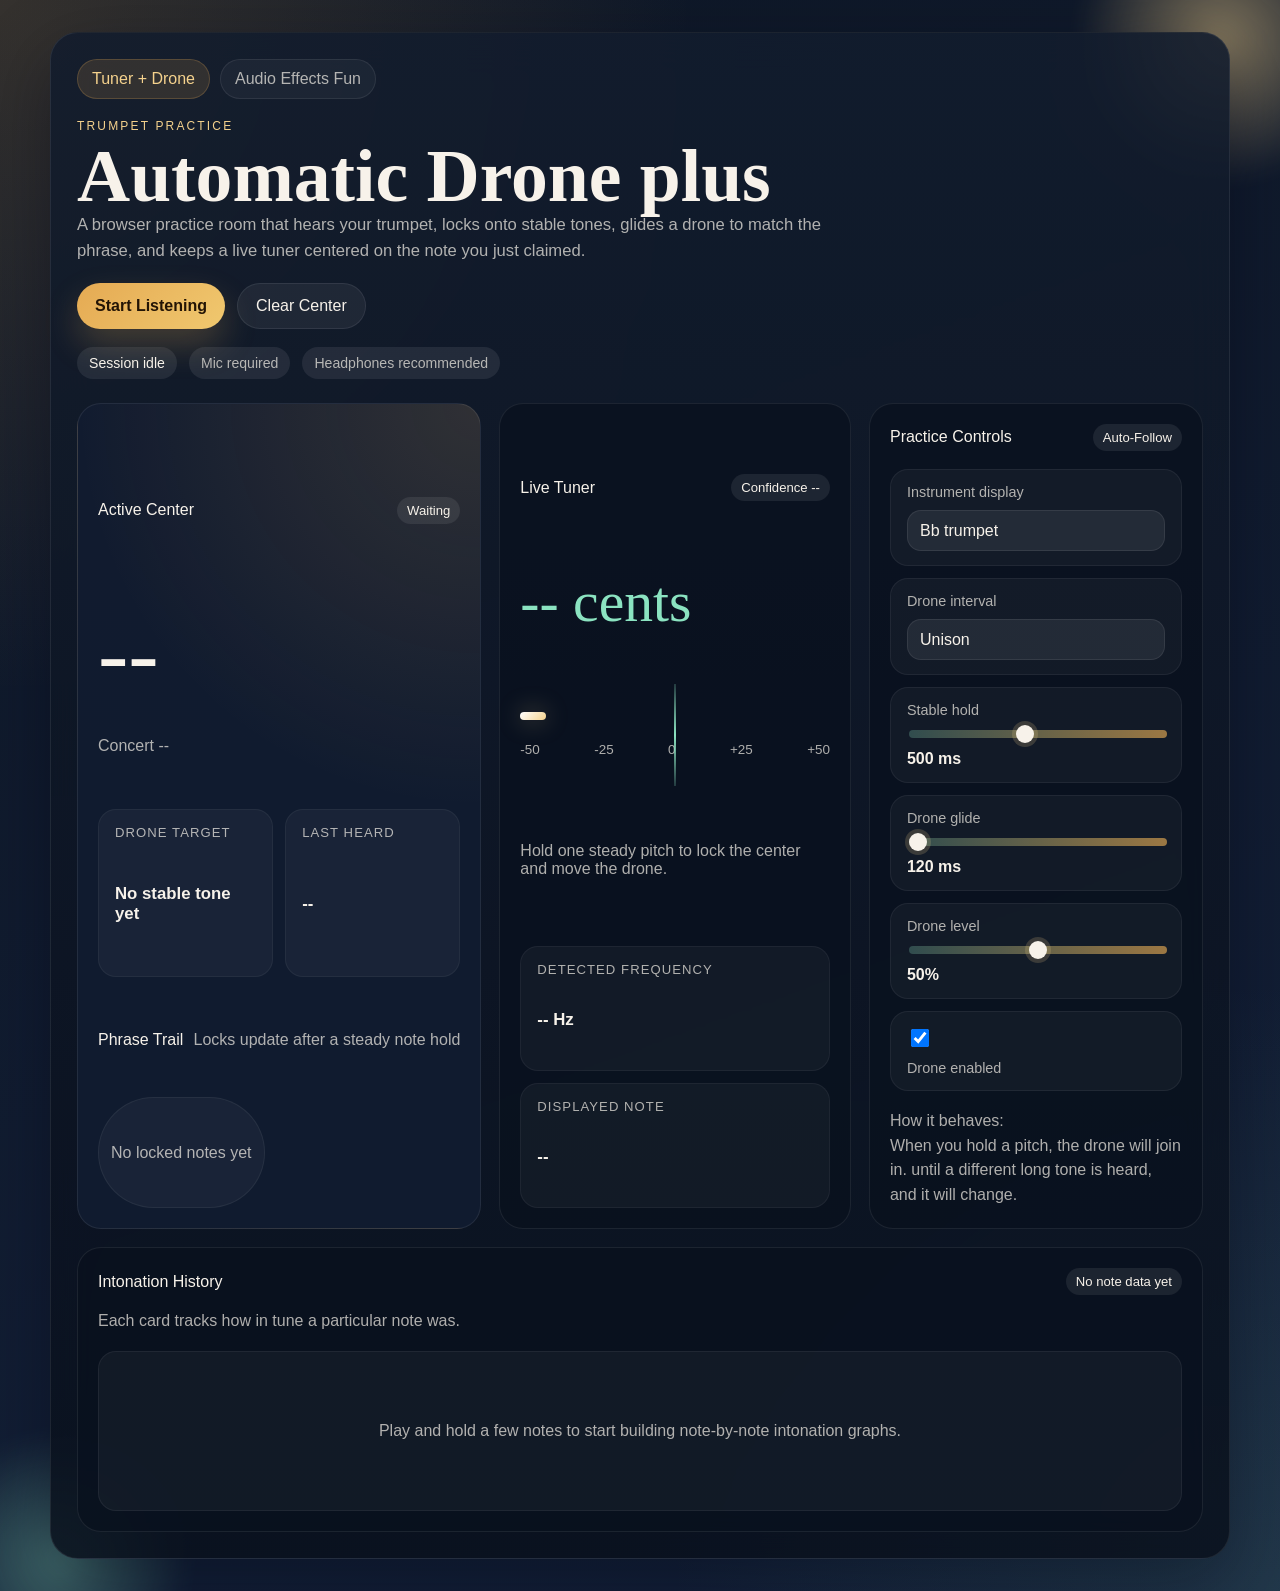
<file: index.html>
<!DOCTYPE html>
<html lang="en">
<head>
  <meta charset="UTF-8">
  <meta name="viewport" content="width=device-width, initial-scale=1.0">
  <title>Trumpet Magic</title>
  <link rel="stylesheet" href="styles.css">
</head>
<body>
  <div class="page-shell">
    <div class="ambient ambient-a"></div>
    <div class="ambient ambient-b"></div>
    

    <main class="app-card">
      <nav class="page-nav" aria-label="App navigation">
        <a class="page-nav-link is-active" href="index.html">Tuner + Drone</a>
        <a class="page-nav-link" href="fx-lab.html">Audio Effects Fun</a>
      </nav>

      <section class="hero">
        <div>
          <p class="eyebrow">Trumpet Practice</p>
          <h1>Automatic Drone plus</h1>
          <p class="hero-copy">
            A browser practice room that hears your trumpet, locks onto stable tones,
            glides a drone to match the phrase, and keeps a live tuner centered on the note you just claimed.
          </p>
        </div>

        <div class="hero-actions">
          <button id="startButton" class="primary-button">Start Listening</button>
          <button id="clearButton" class="ghost-button">Clear Center</button>
        </div>

        <div class="status-row">
          <span id="sessionBadge" class="pill">Session idle</span>
          <span id="audioBadge" class="pill muted">Mic required</span>
          <span class="pill muted">Headphones recommended</span>
        </div>
      </section>

      <section class="dashboard">
        <article class="panel panel-highlight">
          <div class="panel-heading">
            <span>Active Center</span>
            <span id="lockState" class="mini-pill">Waiting</span>
          </div>

          <div class="center-stack">
            <div class="note-cluster">
              <div id="targetNote" class="note-main">--</div>
              <div id="targetSubnote" class="note-sub">Concert --</div>
            </div>
            <div class="metrics-grid">
              <div class="metric-box">
                <span class="metric-label">Drone target</span>
                <strong id="droneTargetText">No stable tone yet</strong>
              </div>
              <div class="metric-box">
                <span class="metric-label">Last heard</span>
                <strong id="heardNoteText">--</strong>
              </div>
            </div>
          </div>

          <div class="history-block">
            <div class="panel-heading compact">
              <span>Phrase Trail</span>
              <span id="historyHint" class="subtle-text">Locks update after a steady note hold</span>
            </div>
            <div id="historyChips" class="history-chips"></div>
          </div>
        </article>

        <article class="panel">
          <div class="panel-heading">
            <span>Live Tuner</span>
            <span id="confidenceText" class="mini-pill">Confidence --</span>
          </div>

          <div class="tuner-wrap">
            <div id="tunerCents" class="tuner-readout">0 cents</div>
            <div class="tuner-track">
              <div class="tuner-center-line"></div>
              <div id="tunerNeedle" class="tuner-needle"></div>
              <div class="tuner-scale">
                <span>-50</span>
                <span>-25</span>
                <span>0</span>
                <span>+25</span>
                <span>+50</span>
              </div>
            </div>
            <p id="tunerCaption" class="subtle-text">
              The meter compares your live pitch to the active locked center.
            </p>
          </div>

          <div class="live-readouts">
            <div class="metric-box">
              <span class="metric-label">Detected frequency</span>
              <strong id="liveFrequency">-- Hz</strong>
            </div>
            <div class="metric-box">
              <span class="metric-label">Displayed note</span>
              <strong id="liveDisplayNote">--</strong>
            </div>
          </div>
        </article>

        <article class="panel">
          <div class="panel-heading">
            <span>Practice Controls</span>
            <span class="mini-pill">Auto-Follow</span>
          </div>

          <div class="controls-grid">
            <label class="control-block">
              <span>Instrument display</span>
              <select id="instrumentSelect">
                <option value="0">Concert pitch</option>
                <option value="2" selected>Bb trumpet</option>
              </select>
            </label>

            <label class="control-block">
              <span>Drone interval</span>
              <select id="intervalSelect">
                <option value="unison"selected>Unison</option>
                <option value="fifthBelow">Fifth below</option>
                <option value="octaveBelow">Octave below</option>
                <option value="fourthBelow">Fourth below</option>
              </select>
            </label>

            <label class="control-block">
              <span>Stable hold</span>
              <input id="stabilitySlider" type="range" min="180" max="900" step="20" value="500">
              <strong id="stabilityValue">380 ms</strong>
            </label>

            <label class="control-block">
              <span>Drone glide</span>
              <input id="glideSlider" type="range" min="120" max="1400" step="20" value="120">
              <strong id="glideValue">460 ms</strong>
            </label>

            <label class="control-block">
              <span>Drone level</span>
              <input id="mixSlider" type="range" min="0" max="100" step="1" value="50">
              <strong id="mixValue">50%</strong>
            </label>

            <label class="control-toggle">
              <input id="droneToggle" type="checkbox" checked>
              <span>Drone enabled</span>
            </label>
          </div>

          <div class="tips-block">
            <p>How it behaves:</p>
            <p>
              When you hold a pitch, the drone will join in.
              until a different long tone is heard, and it will change.
            </p>
          </div>
        </article>
      </section>

      <section class="history-board">
        <article class="panel">
          <div class="panel-heading">
            <span>Intonation History</span>
            <span id="graphSummary" class="mini-pill">No note data yet</span>
          </div>
          <p class="subtle-text history-copy">
            Each card tracks how in tune a particular note was.
          </p>
          <div id="noteHistoryGrid" class="note-history-grid"></div>
        </article>
      </section>
    </main>
  </div>

  <script src="app.js"></script>
</body>
</html>
</file>
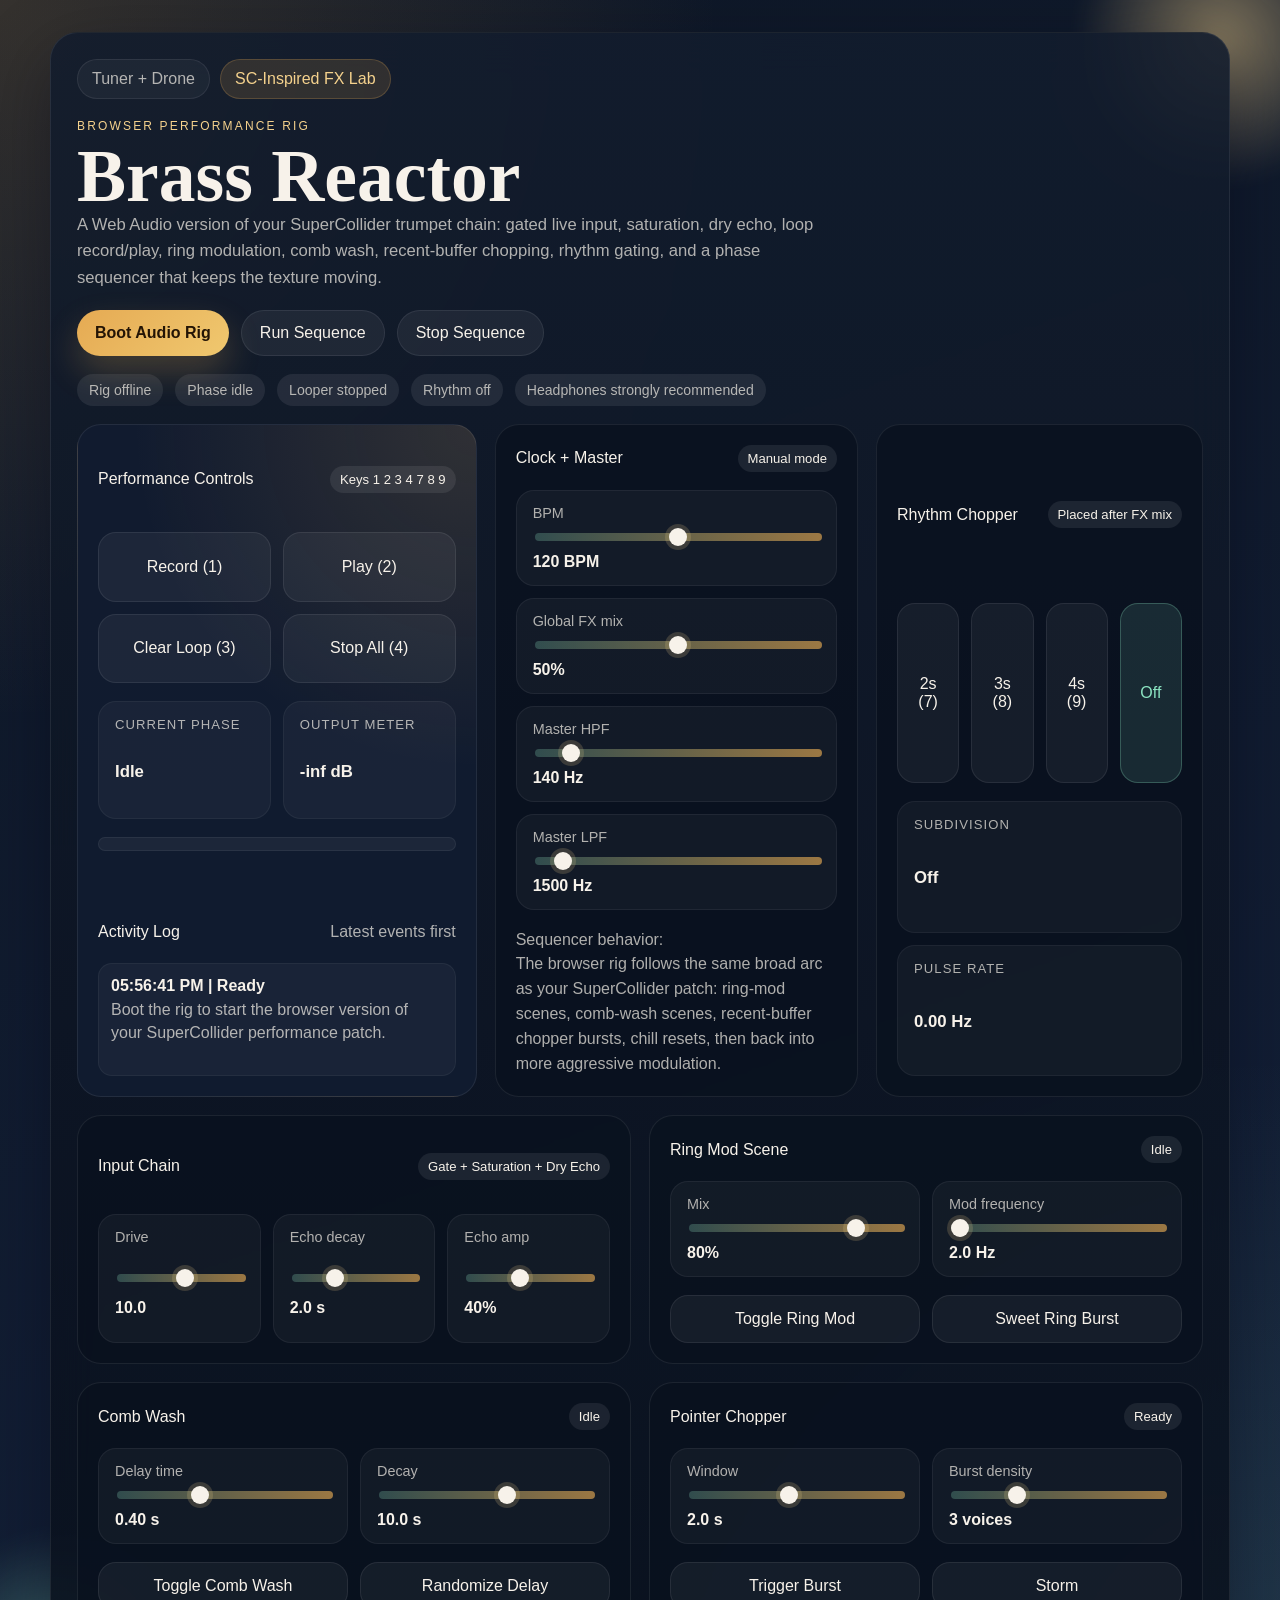
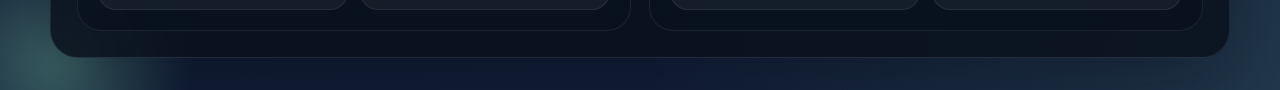
<file: fx-lab.html>
<!DOCTYPE html>
<html lang="en">
<head>
  <meta charset="UTF-8">
  <meta name="viewport" content="width=device-width, initial-scale=1.0">
  <title>Brass Drift FX Lab</title>
  <link rel="stylesheet" href="styles.css">
</head>
<body>
  <div class="page-shell">
    <div class="ambient ambient-a"></div>
    <div class="ambient ambient-b"></div>

    <main class="app-card">
      <nav class="page-nav" aria-label="App navigation">
        <a class="page-nav-link" href="index.html">Tuner + Drone</a>
        <a class="page-nav-link is-active" href="fx-lab.html">SC-Inspired FX Lab</a>
      </nav>

      <section class="hero fx-hero">
        <div>
          <p class="eyebrow">Browser Performance Rig</p>
          <h1>Brass Reactor</h1>
          <p class="hero-copy">
            A Web Audio version of your SuperCollider trumpet chain: gated live input, saturation,
            dry echo, loop record/play, ring modulation, comb wash, recent-buffer chopping, rhythm gating,
            and a phase sequencer that keeps the texture moving.
          </p>
        </div>

        <div class="hero-actions">
          <button id="bootButton" class="primary-button">Boot Audio Rig</button>
          <button id="sequenceButton" class="ghost-button">Run Sequence</button>
          <button id="stopSequenceButton" class="ghost-button">Stop Sequence</button>
        </div>

        <div class="status-row">
          <span id="engineBadge" class="pill">Rig offline</span>
          <span id="phaseBadge" class="pill muted">Phase idle</span>
          <span id="loopBadge" class="pill muted">Looper stopped</span>
          <span id="rhythmBadge" class="pill muted">Rhythm off</span>
          <span class="pill muted">Headphones strongly recommended</span>
        </div>
      </section>

      <section class="fx-dashboard">
        <article class="panel panel-highlight">
          <div class="panel-heading">
            <span>Performance Controls</span>
            <span class="mini-pill">Keys 1 2 3 4 7 8 9</span>
          </div>

          <div class="looper-grid">
            <button id="recordButton" class="fx-button fx-button-record">Record (1)</button>
            <button id="playButton" class="fx-button">Play (2)</button>
            <button id="clearLoopButton" class="fx-button">Clear Loop (3)</button>
            <button id="stopAllButton" class="fx-button">Stop All (4)</button>
          </div>

          <div class="metrics-grid">
            <div class="metric-box">
              <span class="metric-label">Current phase</span>
              <strong id="phaseText">Idle</strong>
            </div>
            <div class="metric-box">
              <span class="metric-label">Output meter</span>
              <strong id="meterText">-inf dB</strong>
            </div>
          </div>

          <div class="meter-shell" aria-hidden="true">
            <div id="meterFill" class="meter-fill"></div>
          </div>

          <div class="log-block">
            <div class="panel-heading compact">
              <span>Activity Log</span>
              <span class="subtle-text">Latest events first</span>
            </div>
            <div id="activityLog" class="activity-log"></div>
          </div>
        </article>

        <article class="panel">
          <div class="panel-heading">
            <span>Clock + Master</span>
            <span id="sequenceBadge" class="mini-pill">Manual mode</span>
          </div>

          <div class="controls-grid">
            <label class="control-block">
              <span>BPM</span>
              <input id="bpmInput" type="range" min="60" max="180" step="1" value="120">
              <strong id="bpmValue">120 BPM</strong>
            </label>

            <label class="control-block">
              <span>Global FX mix</span>
              <input id="masterMixSlider" type="range" min="0" max="100" step="1" value="50">
              <strong id="masterMixValue">50%</strong>
            </label>

            <label class="control-block">
              <span>Master HPF</span>
              <input id="masterHpfSlider" type="range" min="20" max="1200" step="5" value="140">
              <strong id="masterHpfValue">140 Hz</strong>
            </label>

            <label class="control-block">
              <span>Master LPF</span>
              <input id="masterLpfSlider" type="range" min="400" max="16000" step="10" value="1500">
              <strong id="masterLpfValue">1500 Hz</strong>
            </label>
          </div>

          <div class="tips-block">
            <p>Sequencer behavior:</p>
            <p>
              The browser rig follows the same broad arc as your SuperCollider patch:
              ring-mod scenes, comb-wash scenes, recent-buffer chopper bursts, chill resets,
              then back into more aggressive modulation.
            </p>
          </div>
        </article>

        <article class="panel">
          <div class="panel-heading">
            <span>Rhythm Chopper</span>
            <span class="mini-pill">Placed after FX mix</span>
          </div>

          <div class="rhythm-grid">
            <button data-subdiv="2" class="rhythm-button">2s (7)</button>
            <button data-subdiv="3" class="rhythm-button">3s (8)</button>
            <button data-subdiv="4" class="rhythm-button">4s (9)</button>
            <button data-subdiv="0" class="rhythm-button rhythm-button-off">Off</button>
          </div>

          <div class="metrics-grid">
            <div class="metric-box">
              <span class="metric-label">Subdivision</span>
              <strong id="subdivText">Off</strong>
            </div>
            <div class="metric-box">
              <span class="metric-label">Pulse rate</span>
              <strong id="pulseRateText">0.00 Hz</strong>
            </div>
          </div>
        </article>
      </section>

      <section class="fx-lab-grid">
        <article class="panel">
          <div class="panel-heading">
            <span>Input Chain</span>
            <span class="mini-pill">Gate + Saturation + Dry Echo</span>
          </div>

          <div class="controls-grid">
            <label class="control-block">
              <span>Drive</span>
              <input id="driveSlider" type="range" min="1" max="18" step="0.5" value="10">
              <strong id="driveValue">10.0</strong>
            </label>

            <label class="control-block">
              <span>Echo decay</span>
              <input id="echoDecaySlider" type="range" min="0.2" max="6" step="0.1" value="2">
              <strong id="echoDecayValue">2.0 s</strong>
            </label>

            <label class="control-block">
              <span>Echo amp</span>
              <input id="echoAmpSlider" type="range" min="0" max="100" step="1" value="40">
              <strong id="echoAmpValue">40%</strong>
            </label>
          </div>
        </article>

        <article class="panel">
          <div class="panel-heading">
            <span>Ring Mod Scene</span>
            <span id="ringState" class="mini-pill">Idle</span>
          </div>

          <div class="controls-grid">
            <label class="control-block">
              <span>Mix</span>
              <input id="ringMixSlider" type="range" min="0" max="100" step="1" value="80">
              <strong id="ringMixValue">80%</strong>
            </label>

            <label class="control-block">
              <span>Mod frequency</span>
              <input id="ringFreqSlider" type="range" min="0.2" max="1200" step="0.1" value="2">
              <strong id="ringFreqValue">2.0 Hz</strong>
            </label>
          </div>

          <div class="looper-grid looper-grid-two">
            <button id="ringToggleButton" class="fx-button">Toggle Ring Mod</button>
            <button id="sweetRingButton" class="fx-button">Sweet Ring Burst</button>
          </div>
        </article>

        <article class="panel">
          <div class="panel-heading">
            <span>Comb Wash</span>
            <span id="combState" class="mini-pill">Idle</span>
          </div>

          <div class="controls-grid">
            <label class="control-block">
              <span>Delay time</span>
              <input id="combTimeSlider" type="range" min="0.1" max="0.9" step="0.01" value="0.4">
              <strong id="combTimeValue">0.40 s</strong>
            </label>

            <label class="control-block">
              <span>Decay</span>
              <input id="combDecaySlider" type="range" min="1" max="16" step="0.5" value="10">
              <strong id="combDecayValue">10.0 s</strong>
            </label>
          </div>

          <div class="looper-grid looper-grid-two">
            <button id="combToggleButton" class="fx-button">Toggle Comb Wash</button>
            <button id="combRandomButton" class="fx-button">Randomize Delay</button>
          </div>
        </article>

        <article class="panel">
          <div class="panel-heading">
            <span>Pointer Chopper</span>
            <span id="chopperState" class="mini-pill">Ready</span>
          </div>

          <div class="controls-grid">
            <label class="control-block">
              <span>Window</span>
              <input id="chopperWindowSlider" type="range" min="0.3" max="4" step="0.1" value="2">
              <strong id="chopperWindowValue">2.0 s</strong>
            </label>

            <label class="control-block">
              <span>Burst density</span>
              <input id="chopperDensitySlider" type="range" min="1" max="8" step="1" value="3">
              <strong id="chopperDensityValue">3 voices</strong>
            </label>
          </div>

          <div class="looper-grid looper-grid-two">
            <button id="chopperBurstButton" class="fx-button">Trigger Burst</button>
            <button id="chopperStormButton" class="fx-button">Storm</button>
          </div>
        </article>
      </section>
    </main>
  </div>

  <script src="fx-lab.js"></script>
</body>
</html>
</file>
<file: styles.css>
:root {
  --bg-night: #0e1726;
  --bg-deep: #13203a;
  --brass: #e5aa53;
  --brass-soft: #f5d28d;
  --mint: #8be3c1;
  --ink: #f7f2ea;
  --ink-dim: rgba(247, 242, 234, 0.7);
  --panel: rgba(10, 18, 31, 0.76);
  --panel-strong: rgba(18, 29, 49, 0.92);
  --line: rgba(255, 255, 255, 0.08);
  --danger: #ff9d8f;
  --shadow: 0 24px 70px rgba(2, 6, 18, 0.35);
}

* {
  box-sizing: border-box;
}

html,
body {
  margin: 0;
  min-height: 100%;
}

body {
  background:
    radial-gradient(circle at top left, rgba(229, 170, 83, 0.18), transparent 34%),
    radial-gradient(circle at bottom right, rgba(139, 227, 193, 0.12), transparent 30%),
    linear-gradient(160deg, var(--bg-night), var(--bg-deep));
  color: var(--ink);
  font-family: "Trebuchet MS", "Gill Sans", sans-serif;
}

.page-shell {
  position: relative;
  min-height: 100vh;
  overflow: hidden;
  padding: 32px 18px;
}

.ambient {
  position: absolute;
  border-radius: 999px;
  filter: blur(10px);
  opacity: 0.9;
  pointer-events: none;
}

.ambient-a {
  top: -120px;
  right: -100px;
  width: 320px;
  height: 320px;
  background: radial-gradient(circle, rgba(245, 210, 141, 0.55), transparent 64%);
  animation: driftA 16s ease-in-out infinite alternate;
}

.ambient-b {
  bottom: -110px;
  left: -80px;
  width: 280px;
  height: 280px;
  background: radial-gradient(circle, rgba(139, 227, 193, 0.42), transparent 66%);
  animation: driftB 18s ease-in-out infinite alternate;
}

.app-card {
  position: relative;
  max-width: 1180px;
  margin: 0 auto;
  padding: 26px;
  border: 1px solid rgba(255, 255, 255, 0.08);
  border-radius: 28px;
  background: linear-gradient(180deg, rgba(18, 28, 45, 0.88), rgba(9, 16, 28, 0.86));
  box-shadow: var(--shadow);
  backdrop-filter: blur(20px);
}

.hero {
  display: grid;
  gap: 18px;
  margin-bottom: 24px;
}

.page-nav {
  display: flex;
  flex-wrap: wrap;
  gap: 10px;
  margin-bottom: 20px;
}

.page-nav-link {
  display: inline-flex;
  align-items: center;
  justify-content: center;
  padding: 10px 14px;
  border-radius: 999px;
  border: 1px solid rgba(255, 255, 255, 0.08);
  background: rgba(255, 255, 255, 0.04);
  color: var(--ink-dim);
  text-decoration: none;
  transition: transform 160ms ease, background 160ms ease, color 160ms ease;
}

.page-nav-link:hover {
  transform: translateY(-1px);
  color: var(--ink);
}

.page-nav-link.is-active {
  background: rgba(229, 170, 83, 0.14);
  color: var(--brass-soft);
  border-color: rgba(229, 170, 83, 0.22);
}

.eyebrow {
  margin: 0 0 8px;
  color: var(--brass-soft);
  letter-spacing: 0.18em;
  text-transform: uppercase;
  font-size: 0.75rem;
}

h1 {
  margin: 0;
  font-family: "Palatino Linotype", "Book Antiqua", serif;
  font-size: clamp(2.6rem, 6vw, 4.6rem);
  line-height: 0.96;
}

.hero-copy {
  max-width: 760px;
  margin: 0;
  color: var(--ink-dim);
  font-size: 1.04rem;
  line-height: 1.6;
}

.hero-actions,
.status-row,
.panel-heading,
.live-readouts,
.controls-grid,
.metrics-grid {
  display: flex;
  flex-wrap: wrap;
  gap: 12px;
}

.primary-button,
.ghost-button,
select,
input[type="range"] {
  appearance: none;
  border: none;
}

.primary-button,
.ghost-button {
  cursor: pointer;
  border-radius: 999px;
  padding: 13px 18px;
  font: inherit;
  transition: transform 160ms ease, box-shadow 160ms ease, background 160ms ease;
}

.primary-button {
  background: linear-gradient(135deg, var(--brass), #f0c86f);
  color: #231405;
  font-weight: 700;
  box-shadow: 0 16px 34px rgba(229, 170, 83, 0.24);
}

.ghost-button {
  background: rgba(255, 255, 255, 0.06);
  color: var(--ink);
  border: 1px solid rgba(255, 255, 255, 0.08);
}

.primary-button:hover,
.ghost-button:hover,
select:hover {
  transform: translateY(-1px);
}

.pill,
.mini-pill {
  display: inline-flex;
  align-items: center;
  gap: 6px;
  border-radius: 999px;
  padding: 8px 12px;
  background: rgba(255, 255, 255, 0.08);
  color: var(--ink);
  font-size: 0.88rem;
}

.mini-pill {
  padding: 6px 10px;
  font-size: 0.82rem;
}

.pill.muted,
.subtle-text {
  color: var(--ink-dim);
}

.dashboard {
  display: grid;
  grid-template-columns: 1.15fr 1fr 0.95fr;
  gap: 18px;
}

.history-board {
  margin-top: 18px;
}

.fx-hero {
  margin-bottom: 18px;
}

.fx-dashboard,
.fx-lab-grid {
  display: grid;
  gap: 18px;
}

.fx-dashboard {
  grid-template-columns: 1.1fr 1fr 0.9fr;
}

.fx-lab-grid {
  margin-top: 18px;
  grid-template-columns: repeat(2, minmax(0, 1fr));
}

.panel {
  padding: 20px;
  border-radius: 24px;
  background: var(--panel);
  border: 1px solid var(--line);
  display: grid;
  gap: 18px;
}

.panel-highlight {
  background:
    radial-gradient(circle at top right, rgba(229, 170, 83, 0.15), transparent 44%),
    var(--panel-strong);
}

.panel-heading {
  justify-content: space-between;
  align-items: center;
}

.panel-heading.compact {
  gap: 8px;
}

.center-stack {
  display: grid;
  gap: 18px;
}

.note-cluster {
  display: grid;
  gap: 6px;
}

.note-main {
  font-family: "Palatino Linotype", "Book Antiqua", serif;
  font-size: clamp(3rem, 10vw, 5.7rem);
  line-height: 0.88;
}

.note-sub {
  color: var(--ink-dim);
  font-size: 1rem;
}

.metric-box {
  flex: 1 1 160px;
  min-width: 0;
  padding: 15px 16px;
  border-radius: 18px;
  background: rgba(255, 255, 255, 0.04);
  border: 1px solid rgba(255, 255, 255, 0.05);
  display: grid;
  gap: 8px;
}

.metric-box strong {
  font-size: 1.05rem;
}

.looper-grid,
.rhythm-grid {
  display: grid;
  gap: 12px;
}

.looper-grid {
  grid-template-columns: repeat(2, minmax(0, 1fr));
}

.looper-grid-two {
  grid-template-columns: repeat(2, minmax(0, 1fr));
}

.fx-button,
.rhythm-button {
  width: 100%;
  cursor: pointer;
  padding: 14px 16px;
  border: 1px solid rgba(255, 255, 255, 0.08);
  border-radius: 18px;
  background: rgba(255, 255, 255, 0.05);
  color: var(--ink);
  font: inherit;
  transition: transform 160ms ease, background 160ms ease, border-color 160ms ease;
}

.fx-button:hover,
.rhythm-button:hover {
  transform: translateY(-1px);
}

.fx-button.is-active,
.rhythm-button.is-active {
  background: rgba(139, 227, 193, 0.12);
  border-color: rgba(139, 227, 193, 0.26);
  color: var(--mint);
}

.fx-button-record.is-active {
  background: rgba(255, 157, 143, 0.18);
  border-color: rgba(255, 157, 143, 0.34);
  color: #ffd2ca;
}

.rhythm-grid {
  grid-template-columns: repeat(4, minmax(0, 1fr));
}

.rhythm-button-off {
  color: var(--ink-dim);
}

.meter-shell {
  position: relative;
  height: 14px;
  border-radius: 999px;
  overflow: hidden;
  background: rgba(255, 255, 255, 0.05);
  border: 1px solid rgba(255, 255, 255, 0.06);
}

.meter-fill {
  height: 100%;
  width: 0%;
  border-radius: inherit;
  background: linear-gradient(90deg, var(--mint), var(--brass), #ff8b72);
  transition: width 90ms linear;
}

.log-block {
  display: grid;
  gap: 12px;
}

.activity-log {
  display: grid;
  gap: 8px;
  max-height: 220px;
  overflow: auto;
}

.activity-item {
  padding: 10px 12px;
  border-radius: 14px;
  background: rgba(255, 255, 255, 0.04);
  border: 1px solid rgba(255, 255, 255, 0.05);
  color: var(--ink-dim);
  line-height: 1.45;
}

.activity-item strong {
  color: var(--ink);
}

.metric-label {
  color: var(--ink-dim);
  font-size: 0.82rem;
  text-transform: uppercase;
  letter-spacing: 0.08em;
}

.history-block {
  display: grid;
  gap: 12px;
}

.history-copy {
  margin: -4px 0 0;
  line-height: 1.5;
}

.history-chips {
  display: flex;
  flex-wrap: wrap;
  gap: 10px;
  min-height: 38px;
}

.history-chip {
  display: inline-flex;
  align-items: center;
  justify-content: center;
  min-width: 44px;
  padding: 9px 12px;
  border-radius: 999px;
  background: rgba(229, 170, 83, 0.12);
  color: var(--brass-soft);
  border: 1px solid rgba(229, 170, 83, 0.18);
}

.history-chip.empty {
  color: var(--ink-dim);
  background: rgba(255, 255, 255, 0.04);
  border-color: rgba(255, 255, 255, 0.06);
}

.note-history-grid {
  display: grid;
  grid-template-columns: repeat(auto-fit, minmax(180px, 1fr));
  gap: 14px;
}

.note-graph-card {
  padding: 14px;
  border-radius: 18px;
  background: rgba(255, 255, 255, 0.04);
  border: 1px solid rgba(255, 255, 255, 0.06);
  display: grid;
  gap: 12px;
}

.note-graph-card.empty {
  min-height: 160px;
  place-items: center;
  color: var(--ink-dim);
  text-align: center;
  line-height: 1.5;
}

.note-graph-header,
.note-graph-metrics {
  display: flex;
  justify-content: space-between;
  gap: 10px;
  align-items: baseline;
}

.note-graph-title {
  font-family: "Palatino Linotype", "Book Antiqua", serif;
  font-size: 1.45rem;
}

.note-graph-subtitle,
.note-graph-meta {
  color: var(--ink-dim);
  font-size: 0.82rem;
}

.note-graph-metric {
  display: grid;
  gap: 4px;
}

.note-graph-metric strong {
  font-size: 0.96rem;
}

.note-graph-svg {
  width: 100%;
  height: 88px;
  display: block;
}

.note-graph-axis {
  stroke: rgba(255, 255, 255, 0.08);
  stroke-width: 1;
}

.note-graph-center {
  stroke: rgba(139, 227, 193, 0.55);
  stroke-width: 1.5;
  stroke-dasharray: 4 4;
}

.note-graph-line {
  fill: none;
  stroke: var(--brass-soft);
  stroke-width: 2.5;
  stroke-linecap: round;
  stroke-linejoin: round;
}

.note-graph-fill {
  fill: rgba(229, 170, 83, 0.08);
}

.tuner-wrap {
  display: grid;
  gap: 16px;
}

.tuner-readout {
  font-family: "Palatino Linotype", "Book Antiqua", serif;
  font-size: clamp(2.2rem, 7vw, 3.6rem);
  color: var(--mint);
}

.tuner-track {
  position: relative;
  padding: 28px 0 20px;
}

.tuner-center-line {
  position: absolute;
  top: 0;
  bottom: 24px;
  left: 50%;
  width: 2px;
  background: linear-gradient(180deg, rgba(139, 227, 193, 0.2), rgba(139, 227, 193, 1), rgba(139, 227, 193, 0.2));
  transform: translateX(-50%);
}

.tuner-needle {
  position: relative;
  height: 8px;
  width: 26px;
  border-radius: 999px;
  background: linear-gradient(135deg, #ffffff, var(--brass-soft));
  box-shadow: 0 0 24px rgba(245, 210, 141, 0.38);
  transform: translateX(calc(50% - 13px));
  transition: transform 120ms ease-out, background 120ms ease-out;
}

.tuner-scale {
  display: flex;
  justify-content: space-between;
  margin-top: 22px;
  color: var(--ink-dim);
  font-size: 0.84rem;
}

.control-block,
.control-toggle {
  flex: 1 1 160px;
  padding: 14px 16px;
  border-radius: 18px;
  background: rgba(255, 255, 255, 0.04);
  border: 1px solid rgba(255, 255, 255, 0.06);
  display: grid;
  gap: 10px;
}

.control-block span,
.control-toggle span {
  color: var(--ink-dim);
  font-size: 0.9rem;
}

select {
  width: 100%;
  border-radius: 14px;
  padding: 11px 12px;
  background: rgba(255, 255, 255, 0.07);
  color: var(--ink);
  font: inherit;
  border: 1px solid rgba(255, 255, 255, 0.08);
}

input[type="range"] {
  width: 100%;
  background: transparent;
}

input[type="range"]::-webkit-slider-runnable-track {
  height: 8px;
  border-radius: 999px;
  background: linear-gradient(90deg, rgba(139, 227, 193, 0.25), rgba(229, 170, 83, 0.65));
}

input[type="range"]::-moz-range-track {
  height: 8px;
  border-radius: 999px;
  background: linear-gradient(90deg, rgba(139, 227, 193, 0.25), rgba(229, 170, 83, 0.65));
}

input[type="range"]::-webkit-slider-thumb {
  -webkit-appearance: none;
  width: 18px;
  height: 18px;
  margin-top: -5px;
  border-radius: 50%;
  background: var(--ink);
  box-shadow: 0 0 0 4px rgba(245, 210, 141, 0.18);
}

input[type="range"]::-moz-range-thumb {
  width: 18px;
  height: 18px;
  border: none;
  border-radius: 50%;
  background: var(--ink);
  box-shadow: 0 0 0 4px rgba(245, 210, 141, 0.18);
}

.control-toggle {
  align-content: center;
}

.control-toggle input {
  width: 18px;
  height: 18px;
}

.tips-block {
  color: var(--ink-dim);
  line-height: 1.55;
}

.tips-block p {
  margin: 0;
}

.is-centered {
  color: var(--mint);
}

.is-drifted {
  color: var(--danger);
}

@keyframes driftA {
  from {
    transform: translate3d(0, 0, 0) scale(1);
  }
  to {
    transform: translate3d(-18px, 24px, 0) scale(1.1);
  }
}

@keyframes driftB {
  from {
    transform: translate3d(0, 0, 0) scale(1);
  }
  to {
    transform: translate3d(22px, -16px, 0) scale(1.14);
  }
}

@media (max-width: 980px) {
  .dashboard {
    grid-template-columns: 1fr;
  }

  .fx-dashboard,
  .fx-lab-grid {
    grid-template-columns: 1fr;
  }

  .app-card {
    padding: 18px;
  }

  .note-main {
    font-size: 4.2rem;
  }
}

@media (max-width: 640px) {
  .page-shell {
    padding: 14px;
  }

  .page-nav {
    display: grid;
  }

  .hero-actions {
    flex-direction: column;
  }

  .primary-button,
  .ghost-button,
  .fx-button,
  .rhythm-button {
    width: 100%;
  }

  .looper-grid,
  .looper-grid-two,
  .rhythm-grid {
    grid-template-columns: 1fr;
  }
}
</file>
